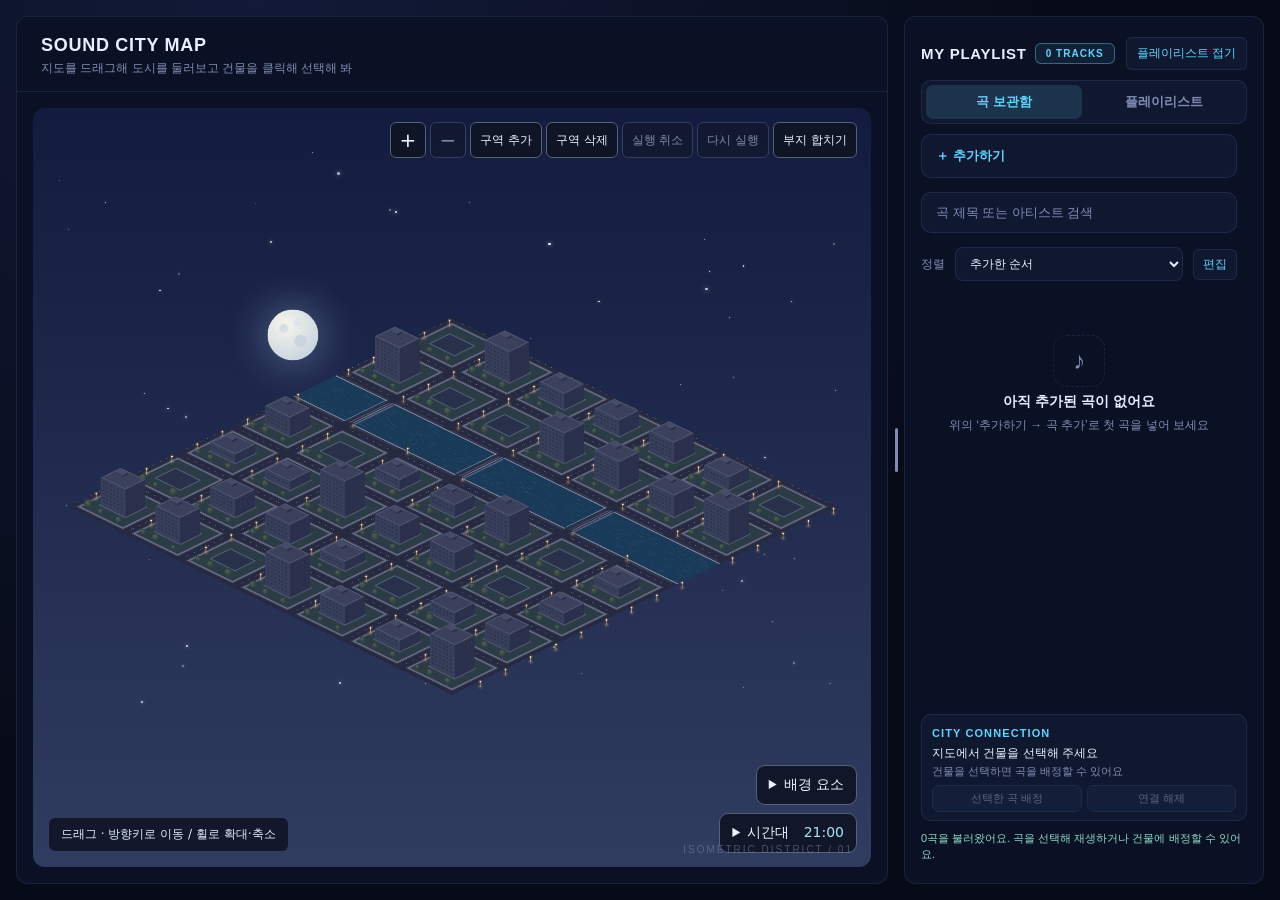
<file: index.html>
<!DOCTYPE html>
<html lang="ko">
<head>
  <meta charset="UTF-8" />
  <meta name="viewport" content="width=device-width, initial-scale=1.0" />
  <title>Sound City Map</title>

  <link rel="stylesheet" href="./styles.css?v=fixedmusicbadge1">
</head>
<body>
  <div class="app">

    <!-- ===== 왼쪽: 지도 영역 ===== -->
    <section class="map-panel">

      <!-- [내 담당 1] 상단 헤더: 이름 + 작은 설명 + 범례 -->
      <header class="map-header">
        <div class="map-title-group">
          <h1 class="map-title">SOUND CITY MAP</h1>
          <p class="map-subtitle">지도를 드래그해 도시를 둘러보고 건물을 클릭해 선택해 봐</p>
        </div>
      </header>

      <!-- 지도(건물) 영역: JS 담당 팀원이 canvas 또는 건물 요소를 여기에 넣으면 됨 -->
      <div class="map-stage" id="map-stage">
        <span class="map-label map-label-top">NIGHT DISTRICT</span>
        <sound-city-map></sound-city-map>
        <span class="map-label map-label-bottom">ISOMETRIC DISTRICT / 01</span>
      </div>
    </section>

    <!-- ===== 오른쪽: 플레이리스트 ===== -->
    <div id="panel-resizer" role="separator" tabindex="0" aria-label="지도와 플레이리스트 너비 조절" aria-orientation="vertical" aria-controls="playlist-panel" title="드래그하거나 좌우 방향키로 너비 조절"></div>
    <aside class="playlist-panel" id="playlist-panel">

      <!-- [내 담당 2] 플레이리스트 패널 -->
      <div class="playlist-header">
        <h2 class="playlist-title">MY PLAYLIST</h2>
        <span class="track-count" id="track-count">0 TRACKS</span>
        <button type="button" id="playlist-toggle" aria-label="플레이리스트 접기" aria-expanded="true" aria-controls="playlist-panel">플레이리스트 접기</button>
      </div>

      <div class="playlist-tabs" role="tablist" aria-label="음악 목록">
        <button type="button" id="library-tab" role="tab" aria-selected="true" aria-controls="library-view" data-view="library">곡 보관함</button>
        <button type="button" id="playlists-tab" role="tab" aria-selected="false" aria-controls="playlists-view" data-view="playlists" tabindex="-1">플레이리스트</button>
      </div>
      <div class="playlist-content">
      <!-- 곡 추가 폼 (처음엔 비어 있는 리스트라서 여기서 추가) -->
      <details class="add-track" id="add-menu">
        <summary class="add-track-toggle">＋ 추가하기</summary>
      <details class="add-track" id="add-track" name="add-menu-choice">
        <summary class="add-track-toggle">곡 추가</summary>

        <form class="add-track-form" id="add-track-form">
          <label class="field">
            <span class="field-label">곡 제목</span>
            <input type="text" id="track-title" name="title" placeholder="예: Midnight Bloom" required />
          </label>

          <label class="field">
            <span class="field-label">아티스트</span>
            <input type="text" id="track-artist" name="artist" placeholder="예: Luna Archive" required />
          </label>

          <div class="field">
            <span class="field-label" id="track-genre-label">장르</span>
            <select hidden aria-hidden="true" tabindex="-1" id="track-genre" name="genre">
              <option value="" disabled selected>장르 선택</option>
              <option value="Dream Pop">Dream Pop</option>
              <option value="Synthwave">Synthwave</option>
              <option value="Indie Folk">Indie Folk</option>
              <option value="Lo-fi">Lo-fi</option>
              <option value="Electronic">Electronic</option>
              <option value="R&B">R&amp;B</option>
              <option value="Alt Rock">Alt Rock</option>
              <option value="Jazz">Jazz</option>
              <option value="City Pop">City Pop</option>
              <option value="Ambient">Ambient</option>
            </select>
            <button type="button" class="genre-trigger" id="track-genre-trigger" popovertarget="track-genre-menu" aria-haspopup="dialog" aria-expanded="false" aria-controls="track-genre-menu" aria-labelledby="track-genre-label track-genre-value">
              <span id="track-genre-value">장르 선택</span><span aria-hidden="true">⌄</span>
            </button>
            <div class="genre-menu" id="track-genre-menu" popover="auto" role="dialog" aria-label="장르 선택"></div>
          </div>

          <label class="field">
            <span class="field-label">음원 파일 (선택)</span>
            <input type="file" id="track-file" name="file" accept="audio/*" />
          </label>

          <button type="submit" class="btn-add">플레이리스트에 추가</button>
        </form>
      </details>

      <details class="add-track" id="add-playlist" name="add-menu-choice">
        <summary class="add-track-toggle">플레이리스트 추가</summary>
        <form class="add-track-form" id="add-playlist-form">
          <label class="field">
            <span class="field-label">플레이리스트 이름</span>
            <input type="text" id="playlist-name" maxlength="100" placeholder="예: 밤 산책" required />
          </label>
          <button type="submit" class="btn-add">플레이리스트 만들기</button>
        </form>
      </details>
      </details>

      <section class="playlist-tab-panel" id="library-view" role="tabpanel" aria-labelledby="library-tab">
      <!-- 검색창 -->
      <div class="search-box">
        <input
          type="search"
          id="search-input"
          class="search-input"
          placeholder="곡 제목 또는 아티스트 검색"
          autocomplete="off"
        />
      </div>

      <div class="library-toolbar">
        <label class="playlist-sort">
          <span>정렬</span>
          <select id="track-sort">
            <option value="oldest">추가한 순서</option>
            <option value="newest">최근 추가한 순서</option>
            <option value="title">제목순</option>
            <option value="artist">아티스트순</option>
            <option value="genre">장르순</option>
          </select>
        </label>
        <button type="button" id="library-edit" aria-pressed="false" aria-controls="library-bulk-actions track-list">편집</button>
      </div>
      <div id="library-bulk-actions" hidden>
        <p id="library-selection-count" role="status" aria-live="polite">0곡 선택</p>
        <label class="field">
          <span class="field-label">담을 플레이리스트</span>
          <select id="bulk-playlist"></select>
        </label>
        <div class="playlist-actions">
          <button type="button" id="bulk-add" disabled>플레이리스트에 추가하기</button>
          <button type="button" id="bulk-delete" disabled>선택한 곡 삭제</button>
        </div>
      </div>
      <!-- 곡 목록 -->
      <ol class="track-list" id="track-list">
        <!-- 곡이 없을 때 보이는 안내 (JS에서 곡이 추가되면 hidden 처리) -->
        <li class="empty-state" id="empty-state">
          <div class="empty-icon">♪</div>
          <p class="empty-title">아직 추가된 곡이 없어요</p>
          <p class="empty-desc">위의 ‘추가하기 → 곡 추가’로 첫 곡을 넣어 보세요</p>
        </li>

        <!-- 곡 아이템 템플릿: JS가 이 구조를 복사해서 사용 -->
        <template id="track-item-template">
          <li class="track-item" data-id="">
            <button type="button" class="track-main">
              <span class="track-cover">✦</span>
              <span class="track-info">
                <strong class="track-name">Track Name</strong>
                <span class="track-meta">Artist · Genre</span>
              </span>
              <span class="track-number">01</span>
            </button>
          </li>
        </template>
      </ol>

      </section>
      <section class="playlist-tab-panel" id="playlists-view" role="tabpanel" aria-labelledby="playlists-tab" hidden>
        <p id="no-playlists" class="playlist-empty">아직 플레이리스트가 없어요. ‘추가하기 → 플레이리스트 추가’로 만들어 보세요.</p>
      <section class="named-playlists" id="named-playlists" aria-label="플레이리스트 관리" hidden>
        <label class="field">
          <span class="field-label">선택한 플레이리스트</span>
          <select id="playlist-select"></select>
        </label>
        <div class="playlist-actions playlist-management-actions">
          <button type="button" id="playlist-rename">이름 변경</button>
          <button type="button" id="playlist-edit" aria-pressed="false" aria-controls="playlist-bulk-actions playlist-tracks">편집</button>
          <button type="button" id="playlist-delete">플레이리스트 삭제</button>
        </div>
        <div id="playlist-bulk-actions" hidden>
          <p id="playlist-selection-count" role="status" aria-live="polite">0곡 선택</p>
          <div class="playlist-actions">
            <button type="button" id="playlist-bulk-remove" disabled>선택한 곡 빼기</button>
          </div>
        </div>
        <ol id="playlist-tracks" class="track-list"></ol>
        <div class="playlist-actions">
          <button type="button" id="playlist-play">▶ 순서대로 재생</button>
          <button type="button" id="playlist-shuffle" aria-pressed="false">셔플</button>
          <button type="button" id="playlist-repeat" aria-label="반복 끔">반복 끔</button>
        </div>
      </section>
      </section>
      </div>

      <!-- 지도 건물을 클릭한 뒤 선택한 곡을 배정하거나 연결을 해제 -->
      <section class="building-linker" aria-label="지도 건물과 곡 연결">
        <strong class="linker-title">CITY CONNECTION</strong>
        <p id="chosen-building" class="linker-text">지도에서 건물을 선택해 주세요</p>
        <p id="building-track" class="linker-sub">건물을 선택하면 곡을 배정할 수 있어요</p>
        <div class="linker-actions">
          <button type="button" id="link-track" disabled>선택한 곡 배정</button>
          <button type="button" id="link-playlist" hidden disabled>선택한 플레이리스트 배정</button>
          <button type="button" id="unlink-track" disabled>연결 해제</button>
        </div>
        <ul id="playlist-links" class="playlist-links" aria-label="플레이리스트가 연결된 건물"></ul>
      </section>

      <!-- 로컬 오디오 플레이어 -->
      <section class="player-panel" aria-label="오디오 플레이어" hidden>
        <div class="player-details">
          <strong id="now-track">재생할 곡을 선택해 주세요</strong>
          <span id="now-artist">직접 추가한 음원을 여기서 재생할 수 있어요</span>
        </div>
        <div class="player-controls">
          <button type="button" id="play-prev" aria-label="이전 곡" disabled>◀◀</button>
          <button type="button" id="play-toggle" aria-label="재생" disabled>▶</button>
          <button type="button" id="play-next" aria-label="다음 곡" disabled>▶▶</button>
          <span id="play-time">0:00 / 0:00</span>
        </div>
        <input type="range" id="play-seek" min="0" max="1000" value="0" disabled aria-label="재생 위치" />
        <audio id="audio-player" preload="metadata"></audio>
      </section>
      <p id="playlist-feedback" class="playlist-feedback" role="status" aria-live="polite"></p>
    </aside>

  </div>
<dialog id="edit-track-dialog" aria-labelledby="edit-track-heading">
  <form class="add-track-form" id="edit-track-form">
    <h2 id="edit-track-heading" class="playlist-title">곡 정보 수정</h2>
    <label class="field">
      <span class="field-label">곡 제목</span>
      <input type="text" id="edit-track-title" required autofocus />
    </label>
    <label class="field">
      <span class="field-label">아티스트</span>
      <input type="text" id="edit-track-artist" required />
    </label>
    <div class="field">
      <span class="field-label" id="edit-track-genre-label">장르</span>
      <select hidden aria-hidden="true" tabindex="-1" id="edit-track-genre"></select>
            <button type="button" class="genre-trigger" id="edit-track-genre-trigger" popovertarget="edit-track-genre-menu" aria-haspopup="dialog" aria-expanded="false" aria-controls="edit-track-genre-menu" aria-labelledby="edit-track-genre-label edit-track-genre-value">
              <span id="edit-track-genre-value">장르 선택</span><span aria-hidden="true">⌄</span>
            </button>
            <div class="genre-menu" id="edit-track-genre-menu" popover="auto" role="dialog" aria-label="장르 선택"></div>
    </div>
    <div class="playlist-actions">
      <button type="button" id="edit-track-cancel">취소</button>
      <button type="submit" class="btn-add">수정 저장</button>
    </div>
    <p id="edit-track-feedback" role="status" aria-live="polite"></p>
  </form>
</dialog>
<script src="./building-parts.js?v=standardbuildings1"></script>
<script src="./sound-city-map-app.js?v=standardbuildings1" defer></script>
<script src="./playlist.js?v=activeplayer1" defer></script>
</body>
</html>
</file>
<file: styles.css>
/* ===== 기본 설정 ===== */
    :root {
      --bg: #070b18;
      --panel: #0b1124;
      --panel-soft: #101830;
      --border: rgba(120, 150, 220, 0.14);
      --text: #eaf0ff;
      --text-sub: #7f8db3;
      --accent: #5fd4ff;
      --song: #ffc83d;
      --empty: #4a5578;
      --radius: 12px;
    }

    * { box-sizing: border-box; margin: 0; padding: 0; }

    body {
      min-height: 100vh;
      background: radial-gradient(circle at 20% 0%, #121a38 0%, var(--bg) 60%);
      color: var(--text);
      font-family: "Pretendard", "Noto Sans KR", "Apple SD Gothic Neo", sans-serif;
    }

    ul, ol { list-style: none; }

    /* ===== 전체 레이아웃 (지도 + 플레이리스트) ===== */
    .app {
      display: grid;
      grid-template-columns: minmax(0, 1fr) 16px clamp(280px, var(--playlist-width, 360px), calc(100% - 336px));
      gap: 0;
      height: 100vh;
      padding: 16px;
    }

    .app.playlist-collapsed { grid-template-columns: minmax(0, 1fr); }
    .map-panel, .playlist-panel { min-width: 0; }
    #panel-resizer {
      display: flex;
      align-items: center;
      justify-content: center;
      cursor: col-resize;
      touch-action: none;
      border-radius: 6px;
    }
    #panel-resizer::after {
      content: "";
      width: 3px;
      height: 44px;
      border-radius: 3px;
      background: var(--text-sub);
    }
    #panel-resizer:hover::after, #panel-resizer:focus-visible::after { background: var(--accent); }
    #panel-resizer:focus-visible { outline: 2px solid var(--accent); outline-offset: -3px; }
    .app.playlist-collapsed #panel-resizer { display: none; }
    body.resizing-panels, body.resizing-panels * { cursor: col-resize !important; user-select: none !important; }
    .playlist-panel[hidden] { display: none; }
    #playlist-toggle {
      margin-left: auto;
      padding: 7px 10px;
      border: 1px solid var(--border);
      border-radius: 6px;
      background: var(--panel-soft);
      color: var(--accent);
      font: inherit;
      font-size: 12px;
      white-space: nowrap;
      cursor: pointer;
    }
    #playlist-toggle:focus-visible { outline: 2px solid var(--accent); outline-offset: 3px; }
    .map-header { flex-wrap: wrap; }

    /* ===== 왼쪽: 지도 패널 ===== */
    .map-panel {
      display: flex;
      flex-direction: column;
      background: var(--panel);
      border: 1px solid var(--border);
      border-radius: var(--radius);
      overflow: hidden;
    }

    /* ----- 상단 헤더 (이름 + 작은 설명) ----- */
    .map-header {
      display: flex;
      justify-content: space-between;
      align-items: flex-start;
      gap: 16px;
      padding: 18px 24px 14px;
      border-bottom: 1px solid var(--border);
    }

    .map-title {
      font-size: 18px;
      font-weight: 800;
      letter-spacing: 0.04em;
    }

    .map-subtitle {
      margin-top: 4px;
      font-size: 12px;
      color: var(--text-sub);
    }

    /* 범례 */
    .legend {
      display: flex;
      gap: 14px;
      font-size: 11px;
      letter-spacing: 0.08em;
      color: var(--text-sub);
    }

    .legend-item {
      display: flex;
      align-items: center;
      gap: 6px;
    }

    .dot {
      width: 8px;
      height: 8px;
      border-radius: 50%;
    }

    .dot-song  { background: var(--song); box-shadow: 0 0 6px var(--song); }
    .dot-empty { background: var(--empty); }

    /* 지도 영역 (JS 담당 팀원이 사용할 공간) */
    .map-stage {
      position: relative;
      flex: 1;
      margin: 16px;
      border-radius: var(--radius);
      background:
        linear-gradient(rgba(95, 212, 255, 0.05) 1px, transparent 1px),
        linear-gradient(90deg, rgba(95, 212, 255, 0.05) 1px, transparent 1px),
        #0a1022;
      background-size: 32px 32px;
      overflow: hidden;
    }

    .map-stage canvas { width: 100%; height: 100%; display: block; }

    .map-label {
      position: absolute;
      font-size: 10px;
      letter-spacing: 0.2em;
      color: rgba(127, 141, 179, 0.5);
      pointer-events: none;
    }
    .map-label-top    { top: 14px; left: 18px; }
    .map-label-bottom { bottom: 12px; right: 18px; }

    /* ===== 오른쪽: 플레이리스트 패널 ===== */
    .playlist-panel {
      display: flex;
      flex-direction: column;
      gap: 10px;
      padding: 20px 16px;
      background: var(--panel);
      border: 1px solid var(--border);
      border-radius: var(--radius);
      min-height: 0; /* 리스트만 스크롤되게 */
    }

    .playlist-content {
      container: playlist-content / inline-size;
      display: flex;
      flex-direction: column;
      gap: 14px;
      flex: 1;
      min-height: 100px;
      overflow-y: auto;
    }
    .playlist-content > * { flex-shrink: 0; }
    .playlist-tabs {
      display: flex;
      flex-shrink: 0;
      gap: 4px;
      padding: 4px;
      border: 1px solid var(--border);
      border-radius: 10px;
      background: var(--panel-soft);
    }
    .playlist-tabs [role="tab"] {
      flex: 1;
      padding: 8px;
      border: 0;
      border-radius: 7px;
      background: transparent;
      color: var(--text-sub);
      font: inherit;
      font-size: 13px;
      font-weight: 600;
      cursor: pointer;
    }
    .playlist-tabs [aria-selected="true"] { background: #1b344c; color: var(--accent); }
    .playlist-tabs [role="tab"]:focus-visible { outline: 2px solid var(--accent); outline-offset: 2px; }
    .playlist-tab-panel:not([hidden]) { display: flex; flex-direction: column; gap: 14px; }
    .playlist-tab-panel[hidden] { display: none; }
    #library-view #library-edit { margin-left: auto; }
    .playlist-content, .playlist-links {
      scrollbar-width: thin;
      scrollbar-color: transparent transparent;
      scrollbar-gutter: stable;
    }
    .playlist-panel:hover .playlist-content,
    .playlist-panel:hover .playlist-links,
    .playlist-content:focus-within,
    .playlist-links:focus-within {
      scrollbar-color: var(--text-sub) transparent;
    }
    .playlist-content::-webkit-scrollbar, .playlist-links::-webkit-scrollbar { width: 6px; }
    .playlist-content::-webkit-scrollbar-track, .playlist-links::-webkit-scrollbar-track { background: transparent; }
    .playlist-content::-webkit-scrollbar-thumb, .playlist-links::-webkit-scrollbar-thumb {
      background: transparent;
      border-radius: 6px;
    }
    .playlist-panel:hover .playlist-content::-webkit-scrollbar-thumb,
    .playlist-panel:hover .playlist-links::-webkit-scrollbar-thumb,
    .playlist-content:focus-within::-webkit-scrollbar-thumb,
    .playlist-links:focus-within::-webkit-scrollbar-thumb { background: var(--text-sub); }
    .playlist-content::-webkit-scrollbar-button, .playlist-links::-webkit-scrollbar-button { display: none; }
    .playlist-content .track-list { flex: none; overflow: visible; }
    #track-list .track-item {
      display: flex;
      flex-wrap: nowrap;
      gap: 8px;
    }
    #track-list .track-main { width: auto; }
    #track-list .track-number { flex-shrink: 0; }
    .track-library-actions {
      display: flex;
      flex-shrink: 0;
      flex-wrap: nowrap;
      justify-content: flex-end;
      gap: 6px;
    }
    .track-library-actions .track-attach { margin-left: 0; white-space: nowrap; }
    .track-library-actions > * { flex-shrink: 0; }
    .track-edit { white-space: nowrap; }
    .track-edit-icon { display: none; }
    @container playlist-content (max-width: 380px) {
      #track-list .track-item { gap: 6px; padding: 8px; }
      #track-list .track-cover { width: 32px; height: 32px; font-size: 16px; }
      #track-list .track-main { gap: 6px; }
      .track-library-actions { gap: 4px; }
      .track-library-actions .track-attach { padding: 6px; }
      .track-library-actions .track-edit { padding: 4px 6px; }
      .track-edit-icon { display: inline; font-size: 16px; }
      .track-edit-label { display: none; }
    }
    #edit-track-dialog {
      width: min(440px, calc(100vw - 32px));
      max-height: calc(100dvh - 32px);
      overflow-y: auto;
      margin: auto;
      padding: 24px;
      background: var(--panel);
      color: var(--text);
      border: 1px solid var(--border);
      border-radius: var(--radius);
    }
    #edit-track-dialog::backdrop { background: rgba(0, 0, 0, .65); }
    #edit-track-form { padding: 0; }
    #edit-track-feedback { color: #ffadb9; font-size: 12px; }
    .library-title { font-size: 13px; color: var(--text-sub); }
    .named-playlists { display: flex; flex-direction: column; gap: 12px; }
    .named-playlists[hidden] { display: none; }
    .playlist-actions { display: flex; flex-wrap: wrap; gap: 6px; }
    .playlist-actions button, #library-edit, #playlist-edit, .track-edit, .playlist-links button {
      padding: 6px 9px;
      border: 1px solid var(--border);
      border-radius: 6px;
      background: var(--panel-soft);
      color: var(--accent);
      font: inherit;
      font-size: 12px;
      cursor: pointer;
    }
    .playlist-actions button:disabled, #library-edit:disabled, #playlist-edit:disabled, .track-edit:disabled { opacity: .4; cursor: default; }
    .library-heading { display: flex; justify-content: space-between; align-items: center; gap: 8px; }
    #library-bulk-actions, #playlist-bulk-actions {
      padding: 12px;
      border: 1px solid var(--border);
      border-radius: 10px;
      background: var(--panel-soft);
    }
    #library-bulk-actions:not([hidden]), #playlist-bulk-actions:not([hidden]) { display: flex; flex-direction: column; gap: 10px; }
    #library-selection-count, #playlist-selection-count { font-size: 12px; color: var(--accent); }
    #track-list.is-editing .track-item { display: grid; grid-template-columns: auto minmax(0, 1fr); }
    #playlist-tracks.is-editing .track-item { display: grid; grid-template-columns: auto minmax(0, 1fr) auto; }
    #track-list.is-editing .track-library-actions { display: none; }
    #track-list .track-item.is-selected, #playlist-tracks .track-item.is-selected { outline: 1px solid var(--accent); background: var(--panel-soft); }
    .track-select { width: 18px; height: 18px; accent-color: var(--accent); cursor: pointer; }
    .playlist-actions button[aria-pressed="true"] { border-color: var(--accent); background: #1b344c; }
    .playlist-empty { padding: 12px; color: var(--text-sub); font-size: 12px; }
    .playlist-links { max-height: 100px; overflow-y: auto; }
    .playlist-links li { display: flex; align-items: center; gap: 8px; margin-top: 8px; }
    .playlist-links span { min-width: 0; overflow-wrap: anywhere; flex: 1; }
    .playlist-management-actions #playlist-delete { margin-left: auto; }
    .playlist-drag-handle {
      flex-shrink: 0;
      padding: 5px 8px;
      border: 1px solid var(--border);
      border-radius: 6px;
      background: var(--panel-soft);
      color: var(--text-sub);
      font-size: 20px;
      cursor: grab;
    }
    .playlist-drag-handle:active { cursor: grabbing; }
    .playlist-drag-handle:disabled { opacity: .4; cursor: default; }
    .playlist-drag-handle:focus-visible { outline: 2px solid var(--accent); outline-offset: 2px; }
    #playlist-tracks .track-item.is-dragging {
      opacity: .45;
      outline: 1px dashed var(--accent);
      background: var(--panel-soft);
    }

    .playlist-header {
      display: flex;
      justify-content: space-between;
      align-items: center;
      flex-wrap: wrap;
      gap: 8px;
    }

    .playlist-title {
      font-size: 15px;
      font-weight: 800;
      letter-spacing: 0.05em;
    }

    .track-count {
      padding: 4px 10px;
      font-size: 10px;
      font-weight: 700;
      letter-spacing: 0.1em;
      color: var(--accent);
      border: 1px solid rgba(95, 212, 255, 0.4);
      border-radius: 6px;
      background: rgba(95, 212, 255, 0.08);
    }

    /* 검색창 */
    .search-input {
      width: 100%;
      padding: 12px 14px;
      font-size: 13px;
      color: var(--text);
      background: var(--panel-soft);
      border: 1px solid var(--border);
      border-radius: 10px;
      outline: none;
      transition: border-color 0.2s;
    }
    .search-input::placeholder { color: var(--text-sub); }
    .search-input:focus { border-color: var(--accent); }

    .library-toolbar { display: flex; align-items: center; gap: 10px; }
    .library-toolbar .playlist-sort { flex: 1; min-width: 0; }
    .library-toolbar #library-edit { flex-shrink: 0; white-space: nowrap; }
    .playlist-sort { display: flex; align-items: center; gap: 10px; color: var(--text-sub); font-size: 12px; }
    .playlist-sort > span { flex-shrink: 0; }
    .playlist-sort select {
      flex: 1;
      min-width: 0;
      padding: 8px 10px;
      border: 1px solid var(--border);
      border-radius: 8px;
      background: var(--panel-soft);
      color: var(--text);
      font: inherit;
    }
    .playlist-sort select:focus-visible { outline: 2px solid var(--accent); outline-offset: 2px; }

    /* ----- 곡 추가 폼 ----- */
    .add-track {
      background: var(--panel-soft);
      border: 1px solid var(--border);
      border-radius: 10px;
    }

    .add-track-toggle {
      padding: 12px 14px;
      font-size: 13px;
      font-weight: 600;
      color: var(--accent);
      cursor: pointer;
      list-style: none;
    }
    .add-track-toggle::-webkit-details-marker { display: none; }
    #add-menu > .add-track {
      border: 0;
      border-top: 1px solid var(--border);
      border-radius: 0;
      background: transparent;
    }
    #add-menu > .add-track > summary {
      display: flex;
      align-items: center;
      justify-content: space-between;
      padding: 10px 14px;
      font-size: 12px;
    }
    #add-menu > .add-track > summary::after { content: "＋"; }
    #add-menu > .add-track[open] > summary::after { content: "−"; }

    .add-track-form {
      display: flex;
      flex-direction: column;
      gap: 12px;
      padding: 4px 14px 16px;
    }

    .field { display: flex; flex-direction: column; gap: 6px; }
    .genre-trigger {
      display: flex;
      align-items: center;
      justify-content: space-between;
      gap: 8px;
      width: 100%;
      padding: 10px 12px;
      border: 1px solid var(--border);
      border-radius: 8px;
      background: var(--bg);
      color: var(--text);
      font: inherit;
      font-size: 13px;
      cursor: pointer;
      text-align: left;
    }
    .genre-trigger > span:first-child { overflow: hidden; text-overflow: ellipsis; white-space: nowrap; }
    .genre-menu {
      position: fixed;
      inset: auto;
      margin: 0;
      padding: 4px;
      max-height: 280px;
      overflow-y: auto;
      border: 1px solid var(--border);
      border-radius: 8px;
      background: var(--panel);
      color: var(--text);
      box-shadow: 0 8px 24px #0006;
    }
    .genre-option { display: flex; align-items: center; border-radius: 5px; }
    .genre-option:hover, .genre-option.is-current { background: #1b344c; }
    .genre-choice, .genre-remove {
      border: 0;
      border-radius: 5px;
      background: transparent;
      color: var(--text);
      font: inherit;
      font-size: 13px;
      cursor: pointer;
    }
    .genre-choice { flex: 1; min-width: 0; padding: 9px 10px; text-align: left; white-space: nowrap; overflow: hidden; text-overflow: ellipsis; }
    .genre-remove { flex: 0 0 32px; width: 32px; padding: 6px; font-size: 16px; }
    .genre-remove:hover { background: #e94b6620; color: #ff9caa; }
    .genre-add { width: 100%; border-top: 1px solid var(--border); color: var(--accent); }
    .genre-trigger:focus-visible, .genre-choice:focus-visible, .genre-remove:focus-visible { outline: 2px solid var(--accent); outline-offset: -2px; }
    .genre-trigger:disabled, .genre-choice:disabled, .genre-remove:disabled { opacity: .4; cursor: default; }

    .field-label {
      font-size: 11px;
      letter-spacing: 0.06em;
      color: var(--text-sub);
    }

    .field input[type="text"],
    .field select {
      padding: 10px 12px;
      font-size: 13px;
      color: var(--text);
      background: var(--bg);
      border: 1px solid var(--border);
      border-radius: 8px;
      outline: none;
    }
    .field input:focus,
    .field select:focus { border-color: var(--accent); }

    .field input[type="file"] {
      font-size: 12px;
      color: var(--text-sub);
    }

    .btn-add {
      margin-top: 4px;
      padding: 11px;
      font-size: 13px;
      font-weight: 700;
      color: #04101e;
      background: var(--accent);
      border: none;
      border-radius: 8px;
      cursor: pointer;
      transition: filter 0.2s, transform 0.1s;
    }
    .btn-add:hover  { filter: brightness(1.1); }
    .btn-add:active { transform: scale(0.98); }

    /* ----- 곡 목록 ----- */
    .track-list {
      flex: 1;
      display: flex;
      flex-direction: column;
      gap: 4px;
      overflow-y: auto;
      min-height: 0;
    }

    /* 빈 상태 안내 */
    .empty-state {
      display: flex;
      flex-direction: column;
      align-items: center;
      justify-content: center;
      gap: 6px;
      margin: auto 0;
      padding: 40px 16px;
      text-align: center;
    }
    .empty-state[hidden] { display: none; }

    .empty-icon {
      display: grid;
      place-items: center;
      width: 52px;
      height: 52px;
      font-size: 24px;
      color: var(--text-sub);
      border: 1px dashed var(--border);
      border-radius: 14px;
    }
    .empty-title { font-size: 14px; font-weight: 600; }
    .empty-desc  { font-size: 12px; color: var(--text-sub); }

    /* 곡 아이템 */
    .track-item {
      display: flex;
      align-items: center;
      gap: 12px;
      padding: 10px 12px;
      border-radius: 10px;
      cursor: pointer;
      transition: background 0.15s;
    }
    .track-item:hover  { background: rgba(120, 150, 220, 0.08); }
    .track-item.active {
      background: var(--panel-soft);
      outline: 1px solid var(--border);
    }

    .track-cover {
      display: grid;
      place-items: center;
      flex-shrink: 0;
      width: 44px;
      height: 44px;
      font-size: 18px;
      color: #fff;
      border-radius: 10px;
      background: linear-gradient(135deg, #8a5cff, #5a3bd6); /* JS에서 장르별 색으로 교체 가능 */
    }

    .track-info {
      display: flex;
      flex-direction: column;
      gap: 3px;
      flex: 1;
      min-width: 0;
    }

    .track-name {
      font-size: 13px;
      font-weight: 700;
      white-space: nowrap;
      overflow: hidden;
      text-overflow: ellipsis;
    }

    .track-meta {
      font-size: 11px;
      color: var(--text-sub);
      white-space: nowrap;
      overflow: hidden;
      text-overflow: ellipsis;
    }

    .track-number {
      font-size: 11px;
      color: var(--text-sub);
      font-variant-numeric: tabular-nums;
    }

    /* 스크롤바 */
    .track-list::-webkit-scrollbar { width: 6px; }
    .track-list::-webkit-scrollbar-thumb {
      background: rgba(120, 150, 220, 0.25);
      border-radius: 3px;
    }

    /* ===== 반응형 (좁은 화면에서는 위아래로) ===== */
    @media (max-width: 900px) {
      .app {
        grid-template-columns: 1fr;
        gap: 16px;
        height: auto;
      }
      #panel-resizer { display: none; }
      .map-stage { min-height: 360px; }
      .playlist-panel { min-height: 420px; }
    }

sound-city-map { display:block; position:relative; min-height:360px; background:#111827; }
.map-stage > sound-city-map { position:absolute; inset:0; min-height:0; }
sound-city-map > canvas { position:absolute; inset:0; width:100%; height:100%; cursor:grab; touch-action:none; }
sound-city-map > canvas:active { cursor:grabbing; }
sound-city-map .zoom { position:absolute; right:14px; top:14px; display:flex; gap:4px; }
sound-city-map .zoom button { width:36px; height:36px; border:1px solid #53617a;
  border-radius:6px; background:#101526; color:#edf4ff; font:20px system-ui; cursor:pointer; }
sound-city-map .zoom button:disabled { opacity:.5; cursor:default; }
sound-city-map form { position:absolute; left:16px; bottom:52px; padding:12px; border-radius:8px;
  background:#101526; color:#edf4ff; font:13px system-ui; }
sound-city-map form label { display:flex; align-items:center; justify-content:space-between; gap:12px; margin:6px 0; }
sound-city-map form input[type=number] { width:64px; }
sound-city-map output { position:absolute; left:16px; bottom:16px; pointer-events:none;
  padding:8px 12px; background:#101526e8; color:#e1ecff; border-radius:6px;
  font:12px system-ui; }


sound-city-map form {
  width: min(332px, calc(100% - 32px));
  max-height: calc(100% - 105px);
  overflow: auto;
  border: 1px solid #53617a;
}
sound-city-map form select, sound-city-map form input, sound-city-map form button {
  background: #202b41;
  border: 1px solid #53617a;
  border-radius: 5px;
  color: #edf4ff;
  padding: 4px;
}


sound-city-map .city-choices {
  display: grid;
  grid-template-columns: repeat(3, minmax(0, 1fr));
  gap: 5px;
}
sound-city-map .city-choices button {
  min-width: 0;
  padding: 3px 2px;
  font: 11px system-ui;
  cursor: pointer;
}
sound-city-map .city-choices canvas {
  display: block;
  background: #0a111e;
  border: 1px solid #3c4b63;
  border-radius: 4px;
  margin-bottom: 3px;
  width: 100%;
  height: auto;
}
sound-city-map .city-choices button[aria-pressed="true"] {
  border-color: #77ddff;
  background: #234559;
}


sound-city-map form {
  width: min(332px, calc(57% - 16px));
}
@media (max-width: 520px) {
  sound-city-map .city-choices { grid-template-columns: repeat(2, minmax(0, 1fr)); }
}

sound-city-map .zoom .district-toggle {
  width: auto;
  padding: 0 9px;
  font-size: 12px;
}

sound-city-map .wall-colors {
  min-width: 0;
  margin: 12px 0;
  padding: 4px 10px 8px;
  border: 1px solid #46516a;
  border-radius: 8px;
}
sound-city-map .wall-colors summary {
  padding: 6px 0;
  cursor: pointer;
  list-style: none;
}
sound-city-map .wall-colors summary::-webkit-details-marker { display: none; }
sound-city-map .wall-colors summary::after {
  content: "";
  float: right;
  width: 7px;
  height: 7px;
  margin: 4px 4px 0 12px;
  border-right: 2px solid currentColor;
  border-bottom: 2px solid currentColor;
  transform: rotate(45deg);
}
sound-city-map .wall-colors details[open] summary::after {
  margin-top: 8px;
  transform: rotate(225deg);
}

sound-city-map .plot-actions {
  position: absolute;
  left: 16px;
  bottom: 52px;
}
sound-city-map .plot-actions button {
  padding: 8px 12px;
  color: #edf4ff;
  background: #202b41;
  border: 1px solid #53617a;
  border-radius: 6px;
  cursor: pointer;
}
sound-city-map .design-apply.has-changes { color: #67e89b; }
sound-city-map .building-actions { margin: 8px 0; }
sound-city-map .building-actions small:not([hidden]) { display: block; margin-top: 4px; }
sound-city-map .building-actions button:disabled { opacity: .5; }

/* ===== 플레이리스트 기능: 곡 선택/삭제, 지도 연결, 재생 ===== */
.track-item { flex-wrap: wrap; }
.track-attach {
  position: relative;
  margin-left: 56px;
  padding: 6px 10px;
  border: 1px solid var(--border);
  border-radius: 6px;
  color: var(--accent);
  font-size: 12px;
  cursor: pointer;
}
.track-attach:focus-within { outline: 2px solid var(--accent); outline-offset: 3px; }
.track-attach:has(input:disabled) { opacity: .5; cursor: default; }
.track-audio-file {
  position: absolute;
  inset: 0;
  width: 100%;
  height: 100%;
  opacity: 0;
  cursor: inherit;
}
.track-main {
  display: flex;
  align-items: center;
  gap: 12px;
  flex: 1;
  min-width: 0;
  padding: 0;
  border: 0;
  color: inherit;
  background: transparent;
  text-align: left;
  font: inherit;
  cursor: pointer;
}
.track-main:focus-visible,
.player-controls button:focus-visible,
.linker-actions button:focus-visible { outline: 2px solid var(--accent); outline-offset: 3px; }
.building-linker,
.player-panel {
  flex-shrink: 0;
  padding: 8px 10px;
  border: 1px solid var(--border);
  border-radius: 10px;
  background: var(--panel-soft);
}
.linker-title { font-size: 11px; color: var(--accent); letter-spacing: .1em; }
.linker-text {
  margin-top: 4px;
  font-size: 12px;
  overflow-wrap: anywhere;
}
.linker-sub, .player-details span { color: var(--text-sub); font-size: 11px; }
.linker-sub { margin-top: 2px; }
.linker-actions { display: flex; flex-wrap: wrap; gap: 5px; margin-top: 6px; }
.linker-actions [hidden] { display: none; }
.linker-actions button {
  flex: 1;
  min-width: 0;
  padding: 5px;
  min-height: 26px;
  color: var(--text);
  background: #1a2d47;
  border: 1px solid #35506a;
  border-radius: 7px;
  font-size: 11px;
  cursor: pointer;
  overflow-wrap: anywhere;
}
.linker-actions button:disabled, .player-controls button:disabled { opacity: .35; cursor: default; }
.linker-actions button:not(:disabled):hover { border-color: var(--accent); }
.player-panel { display: flex; flex-wrap: wrap; align-items: center; gap: 8px; }
.player-panel[hidden] { display: none; }
.player-details { display: flex; flex-direction: column; gap: 2px; flex: 1 1 150px; min-width: 0; }
.player-details strong { font-size: 13px; white-space: nowrap; overflow: hidden; text-overflow: ellipsis; }
.player-details span { white-space: nowrap; overflow: hidden; text-overflow: ellipsis; }
.player-controls { display: flex; flex: 1 1 176px; align-items: center; gap: 5px; margin: 0; }
.player-controls button {
  width: 30px;
  height: 28px;
  flex-shrink: 0;
  border: 1px solid var(--border);
  border-radius: 7px;
  background: #1b2b44;
  color: var(--text);
  font-size: 12px;
  cursor: pointer;
}
.player-controls #play-toggle { background: var(--accent); color: var(--bg); font-weight: 800; }
#play-time { margin-left: auto; color: var(--text-sub); font-size: 11px; font-variant-numeric: tabular-nums; white-space: nowrap; }
#play-seek { display: block; flex: 0 0 100%; width: 100%; height: 5px; margin: 2px 0; accent-color: var(--accent); cursor: pointer; }
#audio-player { display: none; }
#play-seek:disabled { opacity: .4; cursor: default; }
.playlist-feedback { flex-shrink: 0; min-height: 17px; color: #8ddac4; font-size: 11px; line-height: 1.45; }
.playlist-feedback.is-error { color: #ffadb9; }
.add-track-form button:disabled { opacity: .5; cursor: default; }

@media (max-width: 900px) {
  .playlist-panel { height: min(750px, 100vh); }
}

sound-city-map .zoom { flex-wrap: wrap; max-width: calc(100% - 28px); justify-content: flex-end; }
sound-city-map .district-type:not([hidden]) {
  display: flex;
  align-items: center;
  gap: 7px;
  padding: 0 9px;
  background: #101526;
  border: 1px solid #53617a;
  border-radius: 6px;
  color: #edf4ff;
  font: 14px system-ui;
}
sound-city-map .district-type select {
  min-height: 34px;
  background: #203049;
  border: 0;
  border-radius: 4px;
  color: #edf4ff;
  font: inherit;
}


/* Collapsible editor controls retain their current value in the header. */
sound-city-map .editor-section {
  margin: 9px 0;
  border: 1px solid #46516a;
  border-radius: 7px;
  background: #142035;
}
sound-city-map .editor-section > summary {
  display: flex;
  align-items: center;
  gap: 8px;
  padding: 10px;
  cursor: pointer;
  list-style: none;
}
sound-city-map .editor-section > summary::-webkit-details-marker { display: none; }
sound-city-map .editor-section > summary::after {
  content: "";
  flex: 0 0 6px;
  width: 6px;
  height: 6px;
  border-right: 2px solid currentColor;
  border-bottom: 2px solid currentColor;
  transform: rotate(45deg);
  margin: -3px 2px 0 0;
}
sound-city-map .editor-section[open] > summary::after {
  transform: rotate(225deg);
  margin-top: 4px;
}
sound-city-map .editor-section > summary:focus-visible {
  outline: 2px solid #9bb9d4;
  outline-offset: 2px;
  border-radius: 7px;
}
sound-city-map .editor-section-value {
  margin-left: auto;
  min-width: 0;
  max-width: 50%;
  overflow: hidden;
  text-overflow: ellipsis;
  white-space: nowrap;
  color: #b9c9dc;
  font-size: 11px;
  padding-left: 4px;
}
sound-city-map .editor-section > .city-choices { padding: 0 8px 8px; }
sound-city-map .editor-section > label:not([hidden]) { margin: 0; padding: 0 10px 10px; }
sound-city-map .editor-section > label[hidden] { display: none; }
sound-city-map .editor-section input[type="text"] { min-width: 0; max-width: 65%; }

sound-city-map .merge-panel {
  position:absolute; left:16px; bottom:52px; width:min(310px,calc(100% - 32px));
  box-sizing:border-box; padding:12px; background:#101526; color:#edf4ff;
  border:1px solid #53617a; border-radius:8px; font:13px system-ui;
}
sound-city-map .merge-description { margin:8px 0; line-height:1.5; }
sound-city-map .merge-status {
  position:static; display:block; margin:8px 0; padding:0;
  background:transparent; line-height:1.5; color:#bad2e5;
}
sound-city-map .merge-confirm {
  width:100%; padding:10px; background:#25435c; color:#edf4ff;
  border:1px solid #7895b2; border-radius:6px; cursor:pointer;
}
sound-city-map .merge-confirm:disabled { opacity:.5; cursor:default; }
sound-city-map .zoom button[aria-pressed="true"] { background:#2d5670; border-color:#79e6ff; }

/* Time controls affect only map canvases and preserve the control-panel contrast. */
sound-city-map { isolation: isolate; }
sound-city-map > canvas { filter: var(--city-light-filter, none); }
sound-city-map .daylight-tint {
  position: absolute;
  inset: 0;
  pointer-events: none;
  background: var(--city-light-tint, transparent);
  mix-blend-mode: screen;
}
sound-city-map .time-panel {
  position: absolute;
  right: 14px;
  bottom: 14px;
  z-index: 2;
  width: min(320px, calc(100% - 28px));
  border: 1px solid #53617a;
  border-radius: 9px;
  background: #101526f5;
  color: #edf4ff;
  font: 14px system-ui;
}
sound-city-map .time-panel:not([open]) { width: auto; }
sound-city-map .time-panel summary { padding: 10px 12px; cursor: pointer; }
sound-city-map .time-panel time { margin-left: 10px; font-variant-numeric: tabular-nums; color: #a6e4f5; }
sound-city-map .time-settings { padding: 0 12px 12px; }
sound-city-map .time-settings label { display: flex; align-items: center; justify-content: space-between; gap: 8px; margin: 10px 0; }
sound-city-map .time-settings select,
sound-city-map .time-settings button {
  padding: 7px 9px;
  border: 1px solid #53617a;
  border-radius: 5px;
  color: #edf4ff;
  background: #203049;
  font: inherit;
}
sound-city-map .time-slider { min-width: 0; flex: 1; accent-color: #81d5ee; }
sound-city-map .time-playback { display: flex; align-items: center; gap: 12px; flex-wrap: wrap; }
sound-city-map .time-play { cursor: pointer; }
sound-city-map .time-play[aria-pressed="true"] { border-color: #81d5ee; background: #2b5367; }
sound-city-map .time-feedback { color: #aabbd1; margin: 4px 0 0; font-size: 12px; }
sound-city-map .time-panel :focus-visible { outline: 2px solid #81d5ee; outline-offset: 2px; }

sound-city-map .scene-sky {
  position: absolute;
  inset: 0;
  overflow: hidden;
  pointer-events: none;
  background: var(--scene-sky, linear-gradient(#050c20, #152442));
}
sound-city-map .scene-stars { position: absolute; inset: 0; }
sound-city-map .scene-stars i {
  position: absolute;
  border-radius: 50%;
  background: #f3f7ff;
  box-shadow: 0 0 4px #b9d6ff;
}
sound-city-map .scene-sun,
sound-city-map .scene-moon {
  position: absolute;
  width: clamp(32px, 4vw, 64px);
  aspect-ratio: 1;
  border-radius: 50%;
  transform: translate(-50%, -50%);
}
sound-city-map .scene-sun {
  background: radial-gradient(circle at 40% 35%, #fffbed, #ffdf8c 75%, #ffbe65);
  box-shadow: 0 0 45px 16px #ffd28b60, 0 0 110px 30px #ffdf9b28;
}
sound-city-map .scene-moon {
  background: radial-gradient(circle at 32% 37%, #d4dce4 0 9%, transparent 10%),
    radial-gradient(circle at 65% 62%, #c9d2dd 0 13%, transparent 14%),
    radial-gradient(circle at 60% 25%, #dce2e9 0 7%, transparent 8%),
    radial-gradient(circle at 35% 30%, #f7f5e9, #b9cadb);
  box-shadow: 0 0 36px 8px #b9d5ff40;
}
sound-city-map > .scene-shadows,
sound-city-map > .scene-structures { pointer-events: none; }

/* Static interface labels should not look like editable text. */
.app { caret-color: transparent; }
.app :is(.map-header, .playlist-header, .legend, .map-label, .zoom,
  .editor-section > summary, .time-panel > summary, .add-track-toggle, button,
  sound-city-map form > strong) {
  -webkit-user-select: none;
  user-select: none;
}
.app :is(.map-header, .playlist-header, .map-label, sound-city-map form > strong) {
  cursor: default;
}
.app :is(input, textarea, [contenteditable="true"]) {
  caret-color: auto;
  -webkit-user-select: text;
  user-select: text;
}

sound-city-map > .merge-selection-layer { pointer-events:none; filter:none; }
sound-city-map > .music-badges { pointer-events:none; filter:none; }

sound-city-map .design-transfer { display:flex; gap:6px; margin:8px 0; }
sound-city-map .design-transfer button { flex:1; min-height:32px; cursor:pointer; }
sound-city-map .design-transfer button:disabled { opacity:.5; cursor:default; }

sound-city-map .design-transfer .copy-complete {
  border-color:#69d6b3;
  background:#1d5146;
  color:#e1fff1;
}

sound-city-map .building-actions {
  display:flex;
  flex-wrap:wrap;
  gap:6px;
  margin:14px 0 0;
  padding-top:12px;
  border-top:1px solid #46516a;
}
sound-city-map .building-actions small { flex-basis:100%; }
sound-city-map .scene-controls {
  position: absolute;
  right: 14px;
  bottom: 14px;
  z-index: 2;
  display: flex;
  flex-direction: column;
  align-items: flex-end;
  gap: 8px;
  width: min(320px, calc(100% - 28px));
  max-height: calc(100% - 85px);
  overflow: auto;
  pointer-events: none;
}
sound-city-map .scene-controls > details {
  position: static;
  flex-shrink: 0;
  box-sizing: border-box;
  width: 100%;
  pointer-events: auto;
}
sound-city-map .scene-controls > details:not([open]) { width: auto; }
sound-city-map .effects-panel {
  border: 1px solid #53617a;
  border-radius: 9px;
  background: #101526f5;
  color: #edf4ff;
  font: 14px system-ui;
  user-select: none;
}
sound-city-map .effects-panel summary { padding: 10px 12px; cursor: pointer; }
sound-city-map .effects-buttons {
  display: grid;
  grid-template-columns: repeat(2, minmax(0, 1fr));
  gap: 8px;
  padding: 0 12px 12px;
}
sound-city-map .effects-buttons button {
  padding: 9px 6px;
  border: 1px solid #53617a;
  border-radius: 6px;
  background: #203049;
  color: #aabbd1;
  font: inherit;
  cursor: pointer;
}
sound-city-map .effects-buttons button[aria-pressed="true"] {
  color: #edf4ff;
  border-color: #81d5ee;
  background: #2b5367;
}
sound-city-map .effects-buttons button:focus-visible { outline: 2px solid #81d5ee; outline-offset: 2px; }
sound-city-map .effects-feedback { margin: 0 12px 10px; color: #aabbd1; font-size: 12px; }
sound-city-map .effects-feedback:empty { display: none; }

sound-city-map .height-range-warning:not([hidden]) {
  display: block; margin: 2px 0 8px; color: #ffd08a; font-size: 12px; line-height: 1.45;
}
</file>
